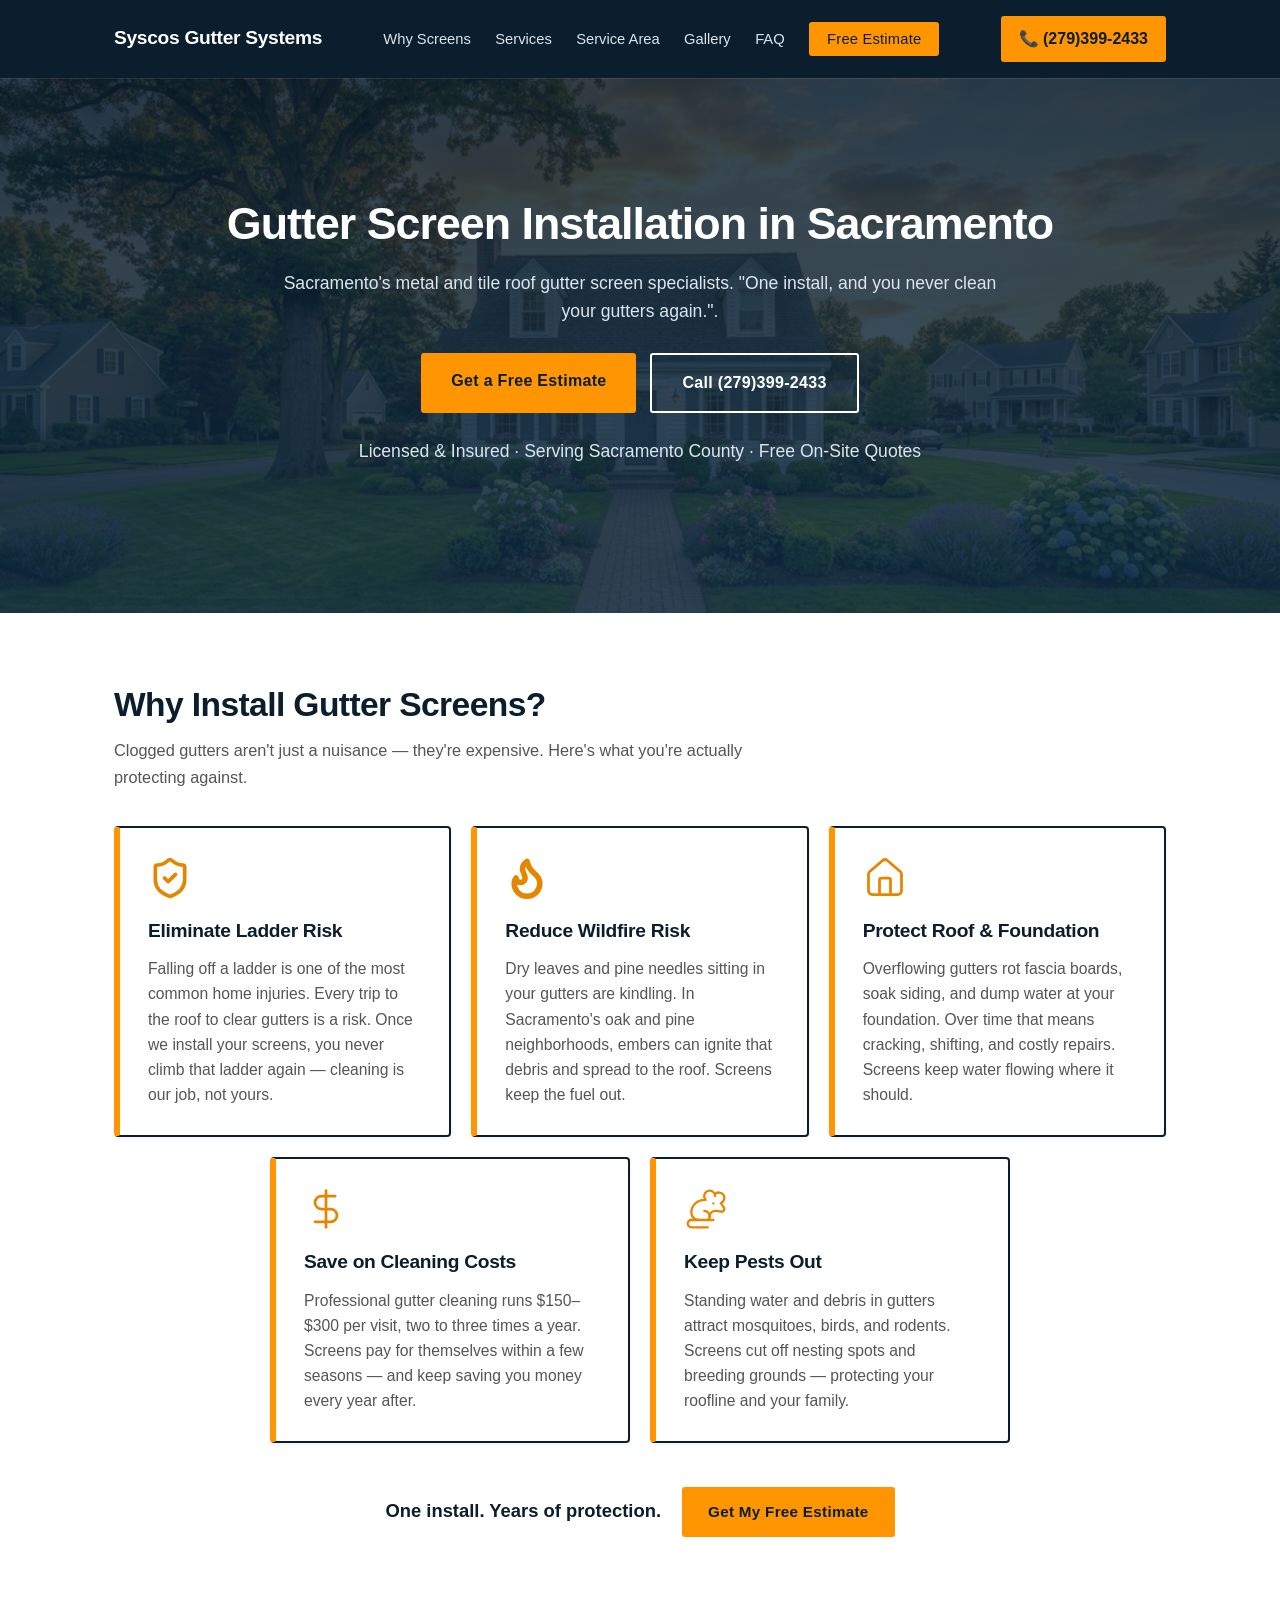
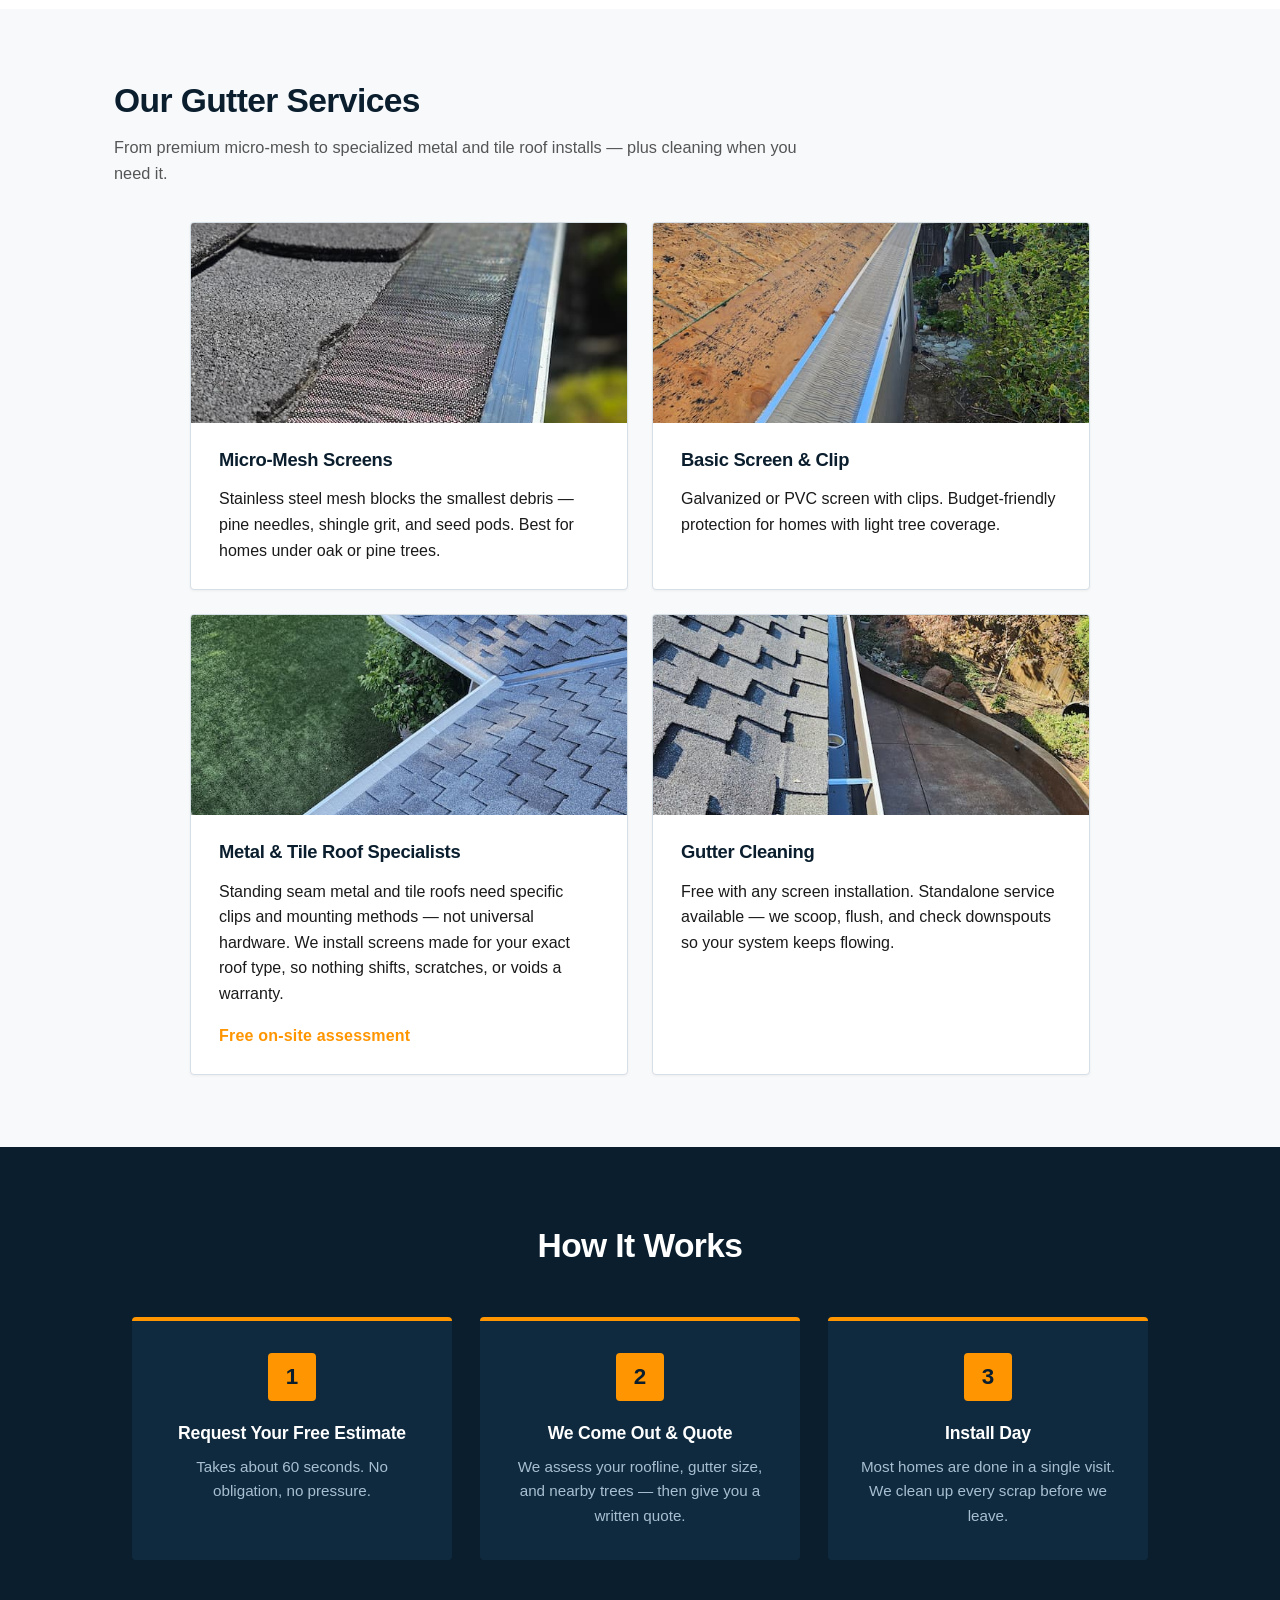
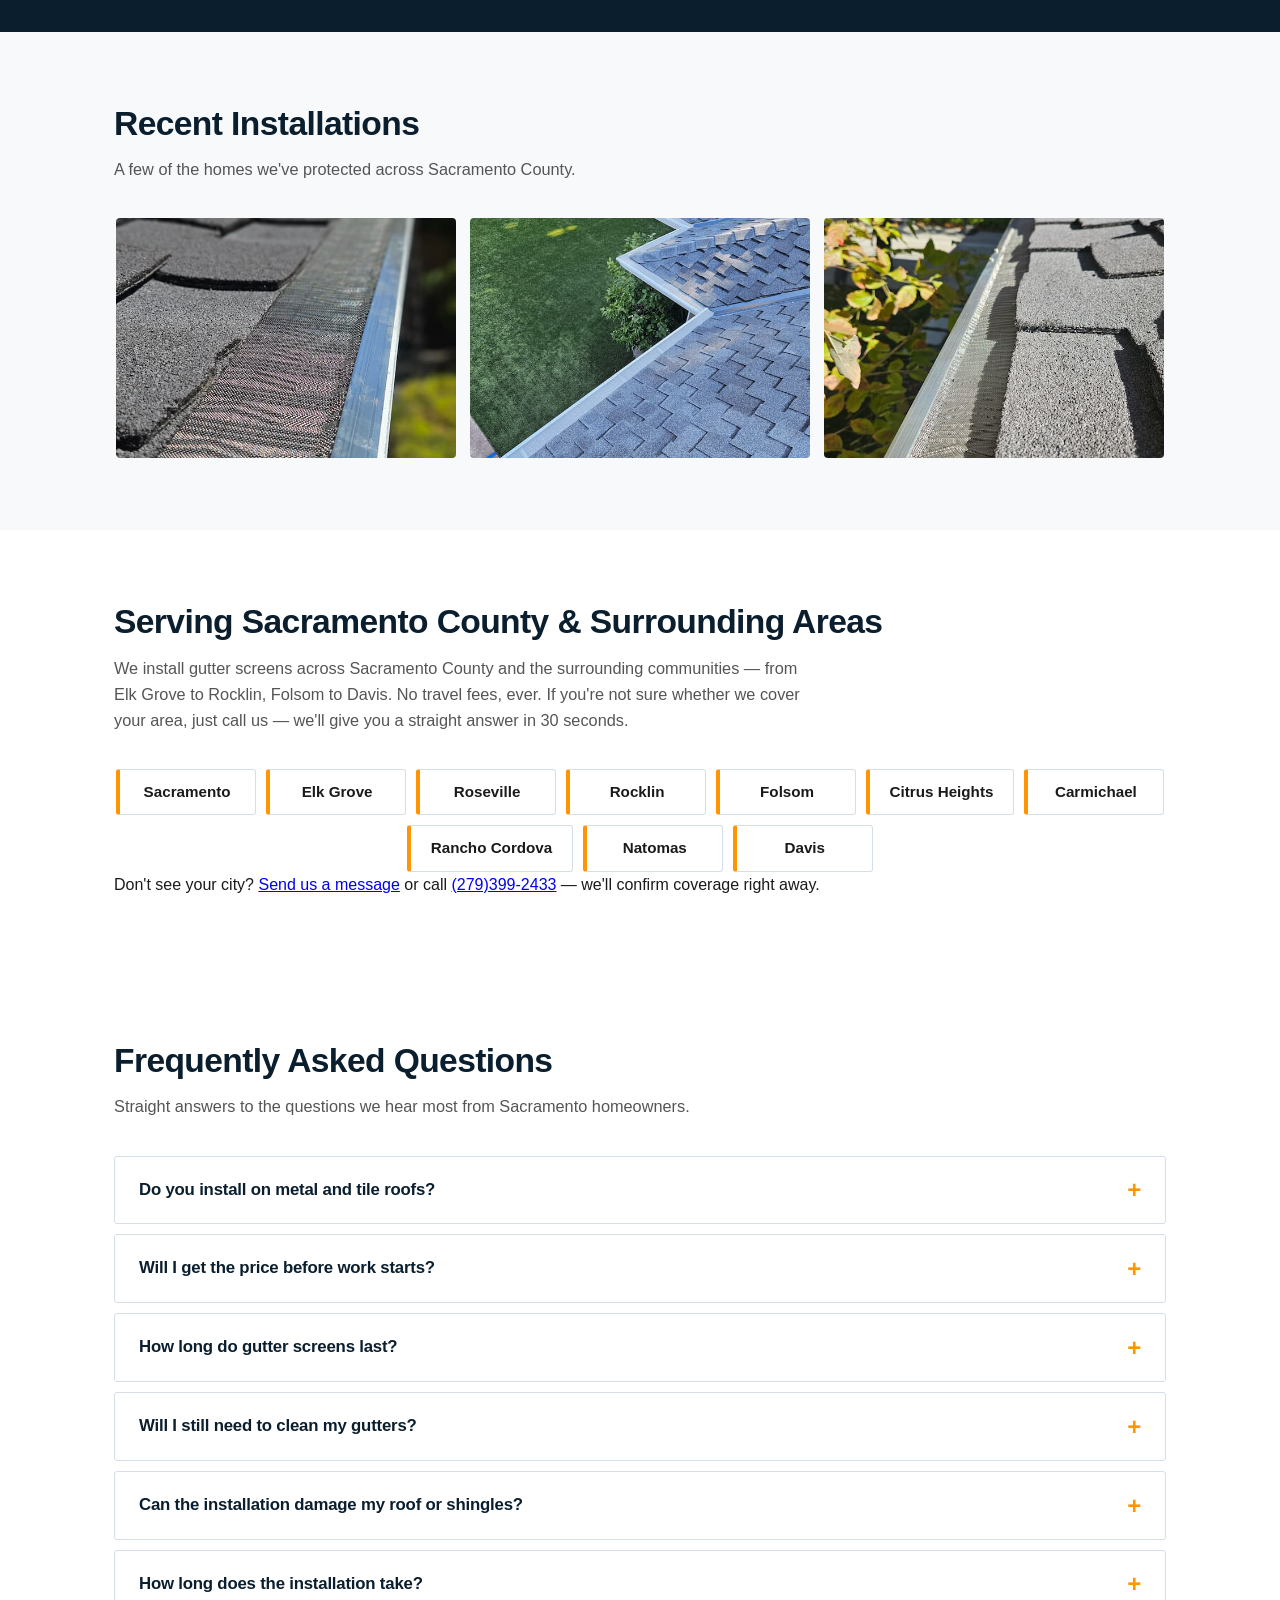
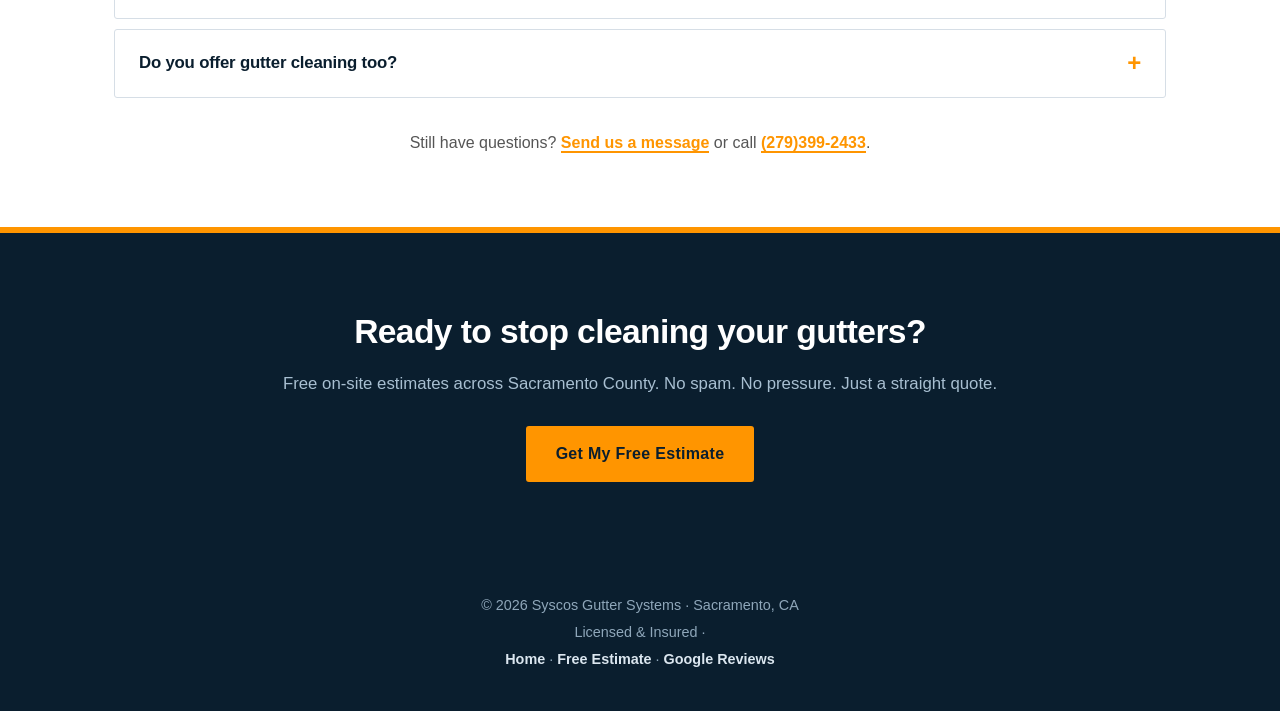
<file: index.html>
<!DOCTYPE html>
<html lang="en">
<head>
  <meta charset="UTF-8">
  <meta name="viewport" content="width=device-width, initial-scale=1.0">

  <title>Gutter Screen Installation Sacramento | Metal &amp; Tile Roof Specialists | Syscos</title>
  <meta name="description" content="Syscos Gutter Systems installs gutter screens on metal and tile roofs across Sacramento, Elk Grove, Roseville &amp; surrounding areas. Plus professional gutter cleaning. Free on-site estimates.">
  <meta name="keywords" content="gutter screens Sacramento, metal roof gutter screens, tile roof gutter guards, gutter screen installation, leaf guard Sacramento, gutter cleaning Sacramento">
  <meta name="author" content="Syscos Gutter Systems">
  <meta name="robots" content="index, follow">
  <link rel="canonical" href="https://syscosguttersystems.com/">

  <meta property="og:type" content="website">
  <meta property="og:title" content="Gutter Screen Installation Sacramento | Syscos Gutter Systems">
  <meta property="og:description" content="Metal &amp; tile roof gutter screen specialists in Sacramento. One install, never clean your gutters again. Free estimates.">
  <meta property="og:url" content="https://syscosguttersystems.com/">
  <meta property="og:image" content="https://syscosguttersystems.com/images/hero.jpg">
  <meta property="og:site_name" content="Syscos Gutter Systems">
  <meta property="og:locale" content="en_US">

  <meta name="twitter:card" content="summary_large_image">
  <meta name="twitter:title" content="Gutter Screen Installation Sacramento | Syscos Gutter Systems">
  <meta name="twitter:description" content="Metal &amp; tile roof gutter screen specialists. Free on-site estimates.">
  <meta name="twitter:image" content="https://syscosguttersystems.com/images/hero.jpg">

  <meta name="geo.region" content="US-CA">
  <meta name="geo.placename" content="Sacramento">
  <meta name="geo.position" content="38.5816;-121.4944">
  <meta name="ICBM" content="38.5816, -121.4944">

  <link rel="icon" type="image/png" href="images/favicon.png">
  <link rel="stylesheet" href="style.css">

  <!-- LocalBusiness + Service schema -->
  <script type="application/ld+json">
  {
    "@context": "https://schema.org",
    "@type": "LocalBusiness",
    "@id": "https://syscosguttersystems.com/#business",
    "name": "Syscos Gutter Systems",
    "description": "Gutter screen installation and gutter cleaning serving Sacramento, Elk Grove, Roseville, Rocklin, Folsom, and surrounding areas. Metal and tile roof specialists.",
    "url": "https://syscosguttersystems.com/",
    "telephone": "+1-(279)399-2433",
    "email": "info@syscosguttersystems.com",
    "image": "https://syscosguttersystems.com/images/hero.jpg",
    "priceRange": "$$",
    "address": {
      "@type": "PostalAddress",
      "streetAddress": "PLACEHOLDER ADDRESS",
      "addressLocality": "Sacramento",
      "addressRegion": "CA",
      "postalCode": "95814",
      "addressCountry": "US"
    },
    "geo": {
      "@type": "GeoCoordinates",
      "latitude": 38.5816,
      "longitude": -121.4944
    },
    "areaServed": [
      { "@type": "City", "name": "Sacramento" },
      { "@type": "City", "name": "Elk Grove" },
      { "@type": "City", "name": "Roseville" },
      { "@type": "City", "name": "Rocklin" },
      { "@type": "City", "name": "Folsom" },
      { "@type": "City", "name": "Citrus Heights" },
      { "@type": "City", "name": "Carmichael" },
      { "@type": "City", "name": "Rancho Cordova" },
      { "@type": "City", "name": "Davis" }
    ],
    "openingHoursSpecification": [
      {
        "@type": "OpeningHoursSpecification",
        "dayOfWeek": ["Monday", "Tuesday", "Wednesday", "Thursday", "Friday", "Saturday"],
        "opens": "08:00",
        "closes": "18:00"
      }
    ],
    "hasOfferCatalog": {
      "@type": "OfferCatalog",
      "name": "Gutter Services",
      "itemListElement": [
        {
          "@type": "Offer",
          "itemOffered": {
            "@type": "Service",
            "name": "Micro-Mesh Gutter Screens",
            "description": "Stainless steel micro-mesh gutter screens for heavy tree coverage."
          }
        },
        {
          "@type": "Offer",
          "itemOffered": {
            "@type": "Service",
            "name": "Metal & Tile Roof Gutter Screens",
            "description": "Specialized gutter screen installation for metal and tile roofs."
          }
        },
        {
          "@type": "Offer",
          "itemOffered": {
            "@type": "Service",
            "name": "Gutter Cleaning",
            "description": "Professional gutter cleaning, free with screen installation."
          }
        }
      ]
    }
  }
  </script>

  <!-- FAQ schema -->
  <script type="application/ld+json">
  {
    "@context": "https://schema.org",
    "@type": "FAQPage",
    "mainEntity": [
      {
        "@type": "Question",
        "name": "Do you install on metal and tile roofs?",
        "acceptedAnswer": {
          "@type": "Answer",
          "text": "Yes — metal and tile roofs are our specialty. Standing seam metal and tile roofs need specific clips and mounting methods, not universal hardware. We install screens made for your exact roof type, so nothing shifts, scratches, or voids a warranty. We also install on composition shingle and flat roofs."
        }
      },
      {
        "@type": "Question",
        "name": "How much do gutter screens cost in Sacramento?",
        "acceptedAnswer": {
          "@type": "Answer",
          "text": "Most homes fall between $1,100 and $3,600 total. Basic screen-and-clip runs about $5.50 per linear foot, aluminum guards about $10, and premium micro-mesh about $18. Your on-site quote gives you an exact number."
        }
      },
      {
        "@type": "Question",
        "name": "Will I get the price before work starts?",
        "acceptedAnswer": {
          "@type": "Answer",
          "text": "Yes, always. We give you a written quote on-site before any work begins. If something changes during the job, we stop and talk to you first."
        }
      },
      {
        "@type": "Question",
        "name": "How long do gutter screens last?",
        "acceptedAnswer": {
          "@type": "Answer",
          "text": "Aluminum and stainless micro-mesh screens typically last 15–25 years. Budget screen-and-clip options last around 5–10 years. We use materials rated for Sacramento's heat and sun."
        }
      },
      {
        "@type": "Question",
        "name": "Will I still need to clean my gutters?",
        "acceptedAnswer": {
          "@type": "Answer",
          "text": "You'll never have to scoop leaves out again. You may occasionally need to rinse the top of the screens with a hose — a 15-minute job from the ground, not a ladder-and-bucket afternoon."
        }
      },
      {
        "@type": "Question",
        "name": "Can the installation damage my roof or shingles?",
        "acceptedAnswer": {
          "@type": "Answer",
          "text": "No. Screens attach to the gutter itself using clips, screws, or hidden hangers. Your roof and its warranty stay untouched. On metal and tile roofs we use clips designed specifically for those surfaces."
        }
      },
      {
        "@type": "Question",
        "name": "How long does the installation take?",
        "acceptedAnswer": {
          "@type": "Answer",
          "text": "Most single-family homes are done in a single day. Larger homes or complex rooflines might take two. We clean up every scrap before we leave."
        }
      },
      {
        "@type": "Question",
        "name": "Do you offer gutter cleaning too?",
        "acceptedAnswer": {
          "@type": "Answer",
          "text": "Yes. We clean gutters as a standalone service, and it's included at no extra charge when we install new screens. If you're not ready for screens yet, we can keep your existing gutters clear — scooping, flushing, and checking downspouts."
        }
      }
    ]
  }
  </script>
</head>
<body>

  <!-- ===== HEADER ===== -->
  <header class="site-header">
    <div class="container header-inner">
      <a href="index.html" class="logo">Syscos Gutter Systems</a>
      <nav class="nav">
        <a href="#why">Why Screens</a>
        <a href="#services">Services</a>
        <a href="#areas">Service Area</a>
        <a href="#gallery">Gallery</a>
        <a href="#faq">FAQ</a>
        <a href="estimate.html" class="btn-nav">Free Estimate</a>
      </nav>
      <!-- PHONE: replace with real number -->
      <a href="tel:+12793992433" class="phone-btn">📞 (279)399-2433</a>
    </div>
  </header>

  <!-- ===== HERO ===== -->
  <section class="hero">
    <div class="container hero-content">
      <h1>Gutter Screen Installation in Sacramento</h1>
      <p>Sacramento's metal and tile roof gutter screen specialists. "One install, and you never clean your gutters again.".</p>
      <div class="hero-cta">
        <a href="estimate.html" class="btn-primary">Get a Free Estimate</a>
        <!-- PHONE: replace with real number -->
        <a href="tel:+12793992433" class="btn-secondary">Call (279)399-2433</a>
      </div>
      <p class="trust-line">Licensed &amp; Insured · Serving Sacramento County · Free On-Site Quotes</p>
    </div>
  </section>

  <!-- ===== TRUST BAR ===== -->
  <!--
  <section class="trust-bar">
    <div class="container trust-bar-inner">
      <div class="trust-item">✅ Licensed &amp; Insured</div>
      <div class="trust-item">⭐ 5-Star Rated on Google</div>
      <div class="trust-item">🏠 100+ Homes Protected</div>
      <div class="trust-item">🛡️ 5-Year Workmanship Warranty</div>
    </div>
  </section>
-->

  <!-- ===== WHY SCREENS (moved up) ===== -->
  <section id="why" class="section">
    <div class="container">
      <h2>Why Install Gutter Screens?</h2>
      <p class="section-intro">Clogged gutters aren't just a nuisance — they're expensive. Here's what you're actually protecting against.</p>

      <div class="why-grid">

        <div class="why-card">
          <div class="why-icon">
  <img src="images/icon-safety.svg" alt="" width="44" height="44">
</div>
          <h3>Eliminate Ladder Risk</h3>
<p>Falling off a ladder is one of the most common home injuries. Every trip to the roof to clear gutters is a risk. Once we install your screens, you never climb that ladder again — cleaning is our job, not yours.</p>
        </div>

        <div class="why-card">
          <div class="why-icon">
  <img src="images/icon-fire.svg" alt="" width="44" height="44">
</div>
          <h3>Reduce Wildfire Risk</h3>
          <p>Dry leaves and pine needles sitting in your gutters are kindling. In Sacramento's oak and pine neighborhoods, embers can ignite that debris and spread to the roof. Screens keep the fuel out.</p>
        </div>

        <div class="why-card">
          <div class="why-icon">
  <img src="images/icon-home.svg" alt="" width="44" height="44">
</div>
          <h3>Protect Roof &amp; Foundation</h3>
          <p>Overflowing gutters rot fascia boards, soak siding, and dump water at your foundation. Over time that means cracking, shifting, and costly repairs. Screens keep water flowing where it should.</p>
        </div>

        <div class="why-card">
         <div class="why-icon">
  <img src="images/icon-money.svg" alt="" width="44" height="44">
</div>
          <h3>Save on Cleaning Costs</h3>
          <p>Professional gutter cleaning runs $150–$300 per visit, two to three times a year. Screens pay for themselves within a few seasons — and keep saving you money every year after.</p>
        </div>

        <div class="why-card">
          <div class="why-icon">
  <img src="images/icon-pests.svg" alt="" width="44" height="44">
</div>
          <h3>Keep Pests Out</h3>
          <p>Standing water and debris in gutters attract mosquitoes, birds, and rodents. Screens cut off nesting spots and breeding grounds — protecting your roofline and your family.</p>
        </div>

      </div>

      <p class="why-closer">
        One install. Years of protection.
        <a href="estimate.html" class="btn-primary why-cta">Get My Free Estimate</a>
      </p>
    </div>
  </section>

  <!-- ===== SERVICES ===== -->
  <section id="services" class="section alt">
    <div class="container">
      <h2>Our Gutter Services</h2>
      <p class="section-intro">From premium micro-mesh to specialized metal and tile roof installs — plus cleaning when you need it.</p>

      <div class="cards">

        <div class="card">
          <div class="card-image">
            <img src="images/install-1.jpg" alt="Micro-mesh gutter screen installation on a Sacramento home">
          </div>
          <h3>Micro-Mesh Screens</h3>
          <p>Stainless steel mesh blocks the smallest debris — pine needles, shingle grit, and seed pods. Best for homes under oak or pine trees.</p>
          <!-- PRICE: adjust to your real rate -->
          <p class="price"></p>
        </div>



        <div class="card">
          <div class="card-image">
            <img src="images/install-3.jpg" alt="Basic gutter screen and clip installation in Sacramento">
          </div>
          <h3>Basic Screen &amp; Clip</h3>
          <p>Galvanized or PVC screen with clips. Budget-friendly protection for homes with light tree coverage.</p>
          <p class="price"></p>
        </div>

        <div class="card">
          <div class="card-image">
            <img src="images/install-4.jpg" alt="Metal and tile roof gutter screen installation in Sacramento">
          </div>
          <h3>Metal &amp; Tile Roof Specialists</h3>
          <p>Standing seam metal and tile roofs need specific clips and mounting methods — not universal hardware. We install screens made for your exact roof type, so nothing shifts, scratches, or voids a warranty.</p>
          <p class="price">Free on-site assessment</p>
        </div>

        <div class="card">
          <div class="card-image">
            <img src="images/cleaning.jpg" alt="Professional gutter cleaning in Sacramento">
          </div>
          <h3>Gutter Cleaning</h3>
          <p>Free with any screen installation. Standalone service available — we scoop, flush, and check downspouts so your system keeps flowing.</p>
          <!-- PRICE: adjust to your real rate -->
          <p class="price"></p>
        </div>

      </div>
    </div>
  </section>

  <!-- ===== 3 SIMPLE STEPS ===== -->
  <section class="steps-band">
    <div class="container">
      <h2>How It Works</h2>
      <div class="steps-grid">
        <div class="step">
          <div class="step-number">1</div>
          <h3>Request Your Free Estimate</h3>
          <p>Takes about 60 seconds. No obligation, no pressure.</p>
        </div>
        <div class="step">
          <div class="step-number">2</div>
          <h3>We Come Out &amp; Quote</h3>
          <p>We assess your roofline, gutter size, and nearby trees — then give you a written quote.</p>
        </div>
        <div class="step">
          <div class="step-number">3</div>
          <h3>Install Day</h3>
          <p>Most homes are done in a single visit. We clean up every scrap before we leave.</p>
        </div>
      </div>
    </div>
  </section>

  <!-- ===== GALLERY ===== -->
  <section id="gallery" class="section alt">
    <div class="container">
      <h2>Recent Installations</h2>
      <p class="section-intro">A few of the homes we've protected across Sacramento County.</p>
      <div class="gallery-grid">
        <div class="gallery-item">
          <img src="images/install-1.jpg" alt="Gutter screen installation on a Sacramento home">
        </div>
        <div class="gallery-item">
          <img src="images/install-4.jpg" alt="Two-story home with new gutter screens in Roseville">
        </div>
          <div class="gallery-item">
    <img src="images/install-5.jpg" alt="Metal roof gutter screen installation in Sacramento">
  </div>
</div>
  </section>

  <!-- ===== SERVICE AREA ===== -->
  <section id="areas" class="section">
  <div class="container">
    <h2>Serving Sacramento County &amp; Surrounding Areas</h2>
    <p class="section-intro">
      We install gutter screens across Sacramento County and the surrounding communities — from Elk Grove to Rocklin, Folsom to Davis. No travel fees, ever. If you're not sure whether we cover your area, just call us — we'll give you a straight answer in 30 seconds.
    </p>

    <ul class="area-list">
      <li>Sacramento</li>
      <li>Elk Grove</li>
      <li>Roseville</li>
      <li>Rocklin</li>
      <li>Folsom</li>
      <li>Citrus Heights</li>
      <li>Carmichael</li>
      <li>Rancho Cordova</li>
      <li>Natomas</li>
      <li>Davis</li>
    </ul>

    <p class="area-closer">
      Don't see your city? <a href="estimate.html">Send us a message</a> or call <a href="tel:+1279399-2433">(279)399-2433</a> — we'll confirm coverage right away.
    </p>
  </div>
  </section>

  <!-- ===== TESTIMONIALS ===== -->
  <!--
  <section id="testimonials" class="section alt">
    <div class="container">
      <h2>What Sacramento Homeowners Say</h2>
      <p class="section-intro">Real feedback from customers across the region.</p>
      <div class="testimonial-grid">

        <div class="testimonial">
          <p class="stars">★★★★★</p>
          <p class="quote">"[Placeholder — replace with a real customer review.]"</p>
          <p class="reviewer">— Customer Name, Neighborhood</p>
        </div>

        <div class="testimonial">
          <p class="stars">★★★★★</p>
          <p class="quote">"[Placeholder — replace with a real customer review.]"</p>
          <p class="reviewer">— Customer Name, Neighborhood</p>
        </div>

        <div class="testimonial">
          <p class="stars">★★★★★</p>
          <p class="quote">"[Placeholder — replace with a real customer review.]"</p>
          <p class="reviewer">— Customer Name, Neighborhood</p>
        </div>

      </div>
    </div>
  </section>
-->

  <!-- ===== FAQ ===== -->
  <section id="faq" class="section">
    <div class="container">
      <h2>Frequently Asked Questions</h2>
      <p class="section-intro">Straight answers to the questions we hear most from Sacramento homeowners.</p>

      <div class="faq-list">
        <details class="faq-item">
          <summary>Do you install on metal and tile roofs?</summary>
          <p>Yes — metal and tile roofs are our specialty. Standing seam metal and tile roofs need specific clips and mounting methods, not universal hardware. We install screens made for your exact roof type, so nothing shifts, scratches, or voids a warranty. We also install on composition shingle and flat roofs.</p>
        </details>
               <details class="faq-item">
          <summary>Will I get the price before work starts?</summary>
          <p>Yes, always. We give you a written quote on-site before any work begins. If something changes during the job, we stop and talk to you first.</p>
        </details>
        <details class="faq-item">
          <summary>How long do gutter screens last?</summary>
          <p>Aluminum and stainless micro-mesh screens typically last 15–25 years. Budget screen-and-clip options last around 5–10 years. We use materials rated for Sacramento's heat and sun.</p>
        </details>
        <details class="faq-item">
          <summary>Will I still need to clean my gutters?</summary>
          <p>You'll never have to scoop leaves out again. You may occasionally need to rinse the top of the screens with a hose — a 15-minute job from the ground, not a ladder-and-bucket afternoon.</p>
        </details>
        <details class="faq-item">
          <summary>Can the installation damage my roof or shingles?</summary>
          <p>No. Screens attach to the gutter itself using clips, screws, or hidden hangers. Your roof and its warranty stay untouched. On metal and tile roofs we use clips designed specifically for those surfaces.</p>
        </details>
        <details class="faq-item">
          <summary>How long does the installation take?</summary>
          <p>Most single-family homes are done in a single day. Larger homes or complex rooflines might take two. We clean up every scrap before we leave.</p>
        </details>
        <details class="faq-item">
          <summary>Do you offer gutter cleaning too?</summary>
          <p>Yes. We clean gutters as a standalone service, and it's included at no extra charge when we install new screens. If you're not ready for screens yet, we can keep your existing gutters clear — scooping, flushing, and checking downspouts.</p>
        </details>
      </div>

      <p class="faq-closer">
        Still have questions? <a href="estimate.html">Send us a message</a> or call <a href="tel:+12793992433">(279)399-2433</a>.
      </p>
    </div>
  </section>

  <!-- ===== CTA BAND ===== -->
  <section class="cta-band">
    <div class="container">
      <h2>Ready to stop cleaning your gutters?</h2>
      <p>Free on-site estimates across Sacramento County. No spam. No pressure. Just a straight quote.</p>
      <a href="estimate.html" class="btn-primary">Get My Free Estimate</a>
    </div>
  </section>

  <!-- ===== FOOTER ===== -->
  <footer class="site-footer">
    <div class="container">
      <p>&copy; 2026 Syscos Gutter Systems · Sacramento, CA</p>
      <p>Licensed &amp; Insured · </p>
      <p class="footer-links">
        <a href="index.html">Home</a> ·
        <a href="estimate.html">Free Estimate</a> ·
        <!-- Replace with real Google Business Profile URL when ready -->
        <a href="#" target="_blank" rel="noopener">Google Reviews</a>
      </p>
    </div>
  </footer>

  <!-- ===== STICKY MOBILE CALL BAR ===== -->
  <div class="mobile-call-bar" id="mobileCallBar">
    <!-- PHONE: replace with real number -->
    <a href="tel:+12793992433" class="call-btn">📞 Call Now</a>
    <a href="estimate.html" class="estimate-btn">Get Estimate</a>
  </div>

  <script src="script.js"></script>

  <!-- ===== ANALYTICS PLACEHOLDER =====
       When ready, paste your Google Analytics snippet here and uncomment.
       <script async src="https://www.googletagmanager.com/gtag/js?id=G-XXXXXXXXXX"></script>
       <script>
         window.dataLayer = window.dataLayer || [];
         function gtag(){dataLayer.push(arguments);}
         gtag('js', new Date());
         gtag('config', 'G-XXXXXXXXXX');
       </script>
  -->
</body>
</html>
</file>
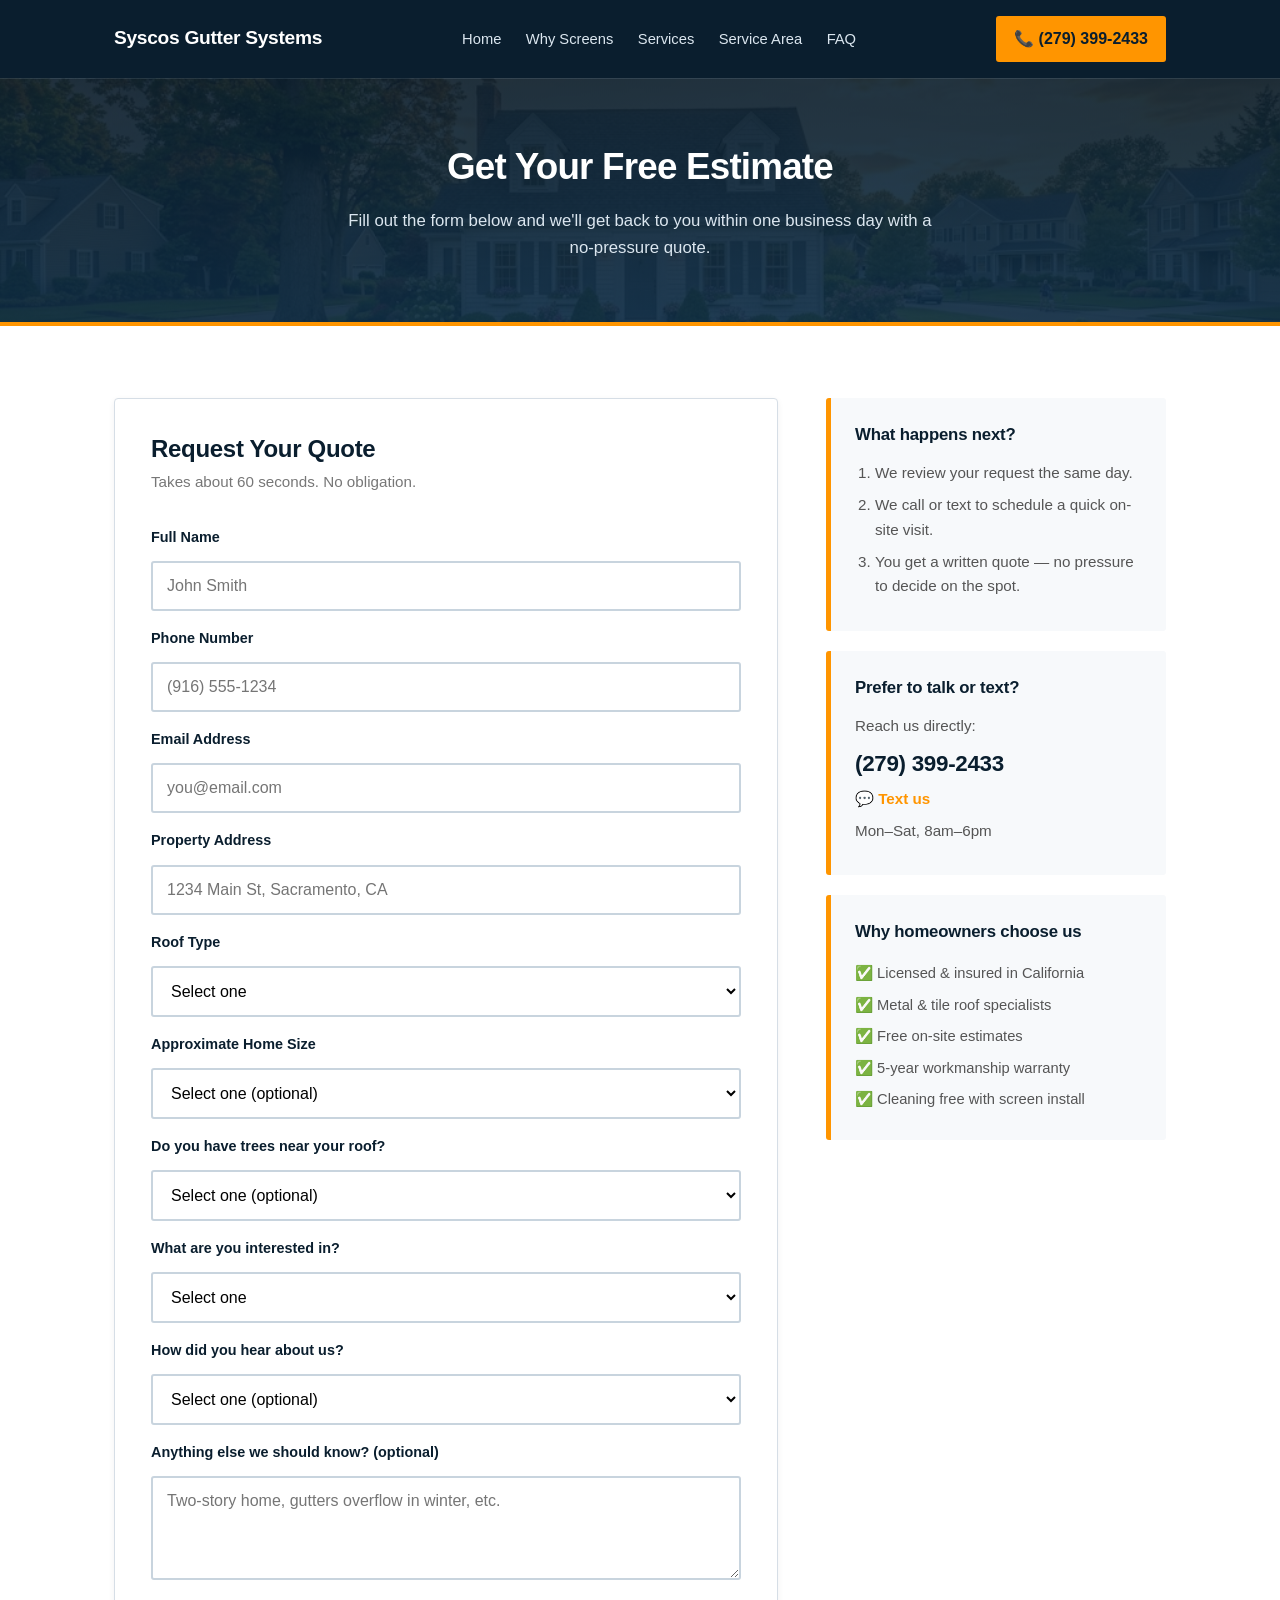
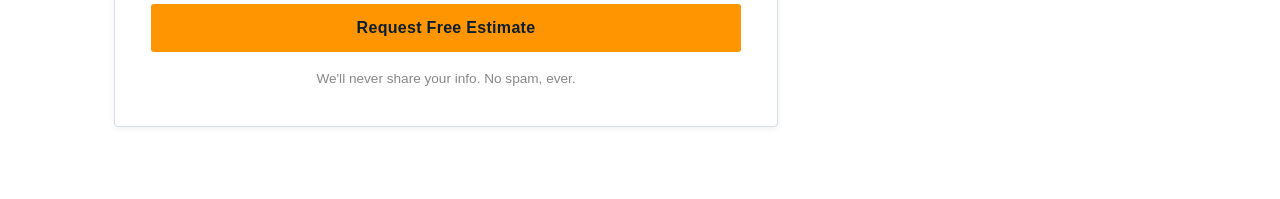
<file: estimate.html>
<!DOCTYPE html>
<html lang="en">
<head>
  <meta charset="UTF-8">
  <meta name="viewport" content="width=device-width, initial-scale=1.0">

  <title>Get a Free Gutter Screen Estimate | Syscos Gutter Systems Sacramento</title>
  <meta name="description" content="Request a free on-site gutter screen estimate from Syscos Gutter Systems. Metal &amp; tile roof specialists serving Sacramento, Elk Grove, Roseville &amp; surrounding areas.">
  <meta name="keywords" content="free gutter screen estimate Sacramento, gutter guard quote, gutter cleaning quote">
  <meta name="robots" content="index, follow">
  <link rel="canonical" href="https://syscosguttersystems.com/estimate.html">

  <meta property="og:type" content="website">
  <meta property="og:title" content="Get a Free Gutter Screen Estimate | Syscos Gutter Systems">
  <meta property="og:description" content="Free on-site gutter screen estimates across Sacramento County. No pressure, no obligation.">
  <meta property="og:url" content="https://syscosguttersystems.com/estimate.html">
  <meta property="og:image" content="https://syscosguttersystems.com/images/hero.jpg">
  <meta property="og:site_name" content="Syscos Gutter Systems">

  <meta name="twitter:card" content="summary_large_image">

  <link rel="icon" type="image/png" href="images/favicon.png">
  <link rel="stylesheet" href="style.css">

  <script type="application/ld+json">
  {
    "@context": "https://schema.org",
    "@type": "ContactPage",
    "name": "Get a Free Estimate — Syscos Gutter Systems",
    "url": "https://syscosguttersystems.com/estimate.html",
    "description": "Request a free on-site gutter screen estimate from Syscos Gutter Systems in Sacramento, CA.",
    "mainEntity": {
      "@type": "LocalBusiness",
      "@id": "https://syscosguttersystems.com/#business",
      "name": "Syscos Gutter Systems",
      "telephone": "+1-279-399-2433",
      "url": "https://syscosguttersystems.com/"
    }
  }
  </script>
</head>
<body>

  <header class="site-header">
    <div class="container header-inner">
      <a href="index.html" class="logo">Syscos Gutter Systems</a>
      <nav class="nav">
        <a href="index.html">Home</a>
        <a href="index.html#why">Why Screens</a>
        <a href="index.html#services">Services</a>
        <a href="index.html#areas">Service Area</a>
        <a href="index.html#faq">FAQ</a>
      </nav>
      <!-- PHONE: replace with real number -->
      <a href="tel:+19165551234" class="phone-btn">📞 (279) 399-2433</a>
    </div>
  </header>

  <section class="estimate-hero">
    <div class="container">
      <h1>Get Your Free Estimate</h1>
      <p>Fill out the form below and we'll get back to you within one business day with a no-pressure quote.</p>
    </div>
  </section>

  <section class="section">
    <div class="container estimate-layout">

      <div class="estimate-form-wrap">
        <h2>Request Your Quote</h2>
        <p class="estimate-note">Takes about 60 seconds. No obligation.</p>

        <!-- FORMSPREE: replace YOUR_FORM_ID with your real form endpoint -->
        <form class="quote-form" action="https://formspree.io/f/mqperjdk" method="POST">

          <input type="hidden" name="_subject" value="New Estimate Request — Syscos Gutter Systems">
          <input type="hidden" name="_source" value="estimate-page">
<input type="hidden" name="_next" value="https://syscosguttersystems.com/thank-you.html">

          <label for="name">Full Name</label>
          <input type="text" id="name" name="name" placeholder="John Smith" required autocomplete="name">

          <label for="phone">Phone Number</label>
          <input type="tel" id="phone" name="phone" placeholder="(916) 555-1234" required autocomplete="tel">

          <label for="email">Email Address</label>
          <input type="email" id="email" name="email" placeholder="you@email.com" required autocomplete="email">

          <label for="address">Property Address</label>
          <input type="text" id="address" name="address" placeholder="1234 Main St, Sacramento, CA" required autocomplete="street-address">

          <label for="roof-type">Roof Type</label>
          <select id="roof-type" name="roof-type">
            <option value="">Select one</option>
            <option value="composition-shingle">Composition Shingle</option>
            <option value="metal">Metal</option>
            <option value="tile">Tile</option>
            <option value="flat">Flat</option>
            <option value="other">Other / Not sure</option>
          </select>

          <label for="home-size">Approximate Home Size</label>
          <select id="home-size" name="home-size">
            <option value="">Select one (optional)</option>
            <option value="under-1500">Under 1,500 sq ft</option>
            <option value="1500-2500">1,500 – 2,500 sq ft</option>
            <option value="2500-3500">2,500 – 3,500 sq ft</option>
            <option value="over-3500">Over 3,500 sq ft</option>
          </select>

          <label for="trees">Do you have trees near your roof?</label>
          <select id="trees" name="trees">
            <option value="">Select one (optional)</option>
            <option value="none">No trees near the roof</option>
            <option value="few">A few small trees</option>
            <option value="several">Several trees</option>
            <option value="heavy">Heavy tree coverage (oaks, pines)</option>
          </select>

          <label for="service">What are you interested in?</label>
          <select id="service" name="service">
            <option value="">Select one</option>
            <option value="screens">Gutter screen installation</option>
            <option value="cleaning">Gutter cleaning only</option>
            <option value="both">Both</option>
            <option value="not-sure">Not sure yet</option>
          </select>

          <label for="heard-about">How did you hear about us?</label>
          <select id="heard-about" name="heard-about">
            <option value="">Select one (optional)</option>
            <option value="google">Google search</option>
            <option value="referral">Friend or neighbor referral</option>
            <option value="nextdoor">Nextdoor</option>
            <option value="facebook">Facebook</option>
            <option value="drove-by">Drove by / saw a truck</option>
            <option value="other">Other</option>
          </select>

          <label for="message">Anything else we should know? (optional)</label>
          <textarea id="message" name="message" rows="4" placeholder="Two-story home, gutters overflow in winter, etc."></textarea>

          <button type="submit" class="btn-primary">Request Free Estimate</button>
          <p class="form-reassurance">We'll never share your info. No spam, ever.</p>
        </form>
      </div>

      <aside class="estimate-sidebar">

        <div class="sidebar-card">
          <h3>What happens next?</h3>
          <ol class="steps">
            <li>We review your request the same day.</li>
            <li>We call or text to schedule a quick on-site visit.</li>
            <li>You get a written quote — no pressure to decide on the spot.</li>
          </ol>
        </div>

        <div class="sidebar-card">
          <h3>Prefer to talk or text?</h3>
          <p>Reach us directly:</p>
          <!-- PHONE: replace with real number -->
          <a href="tel:+12793992433" class="sidebar-phone">(279) 399-2433</a>
          <a href="sms:+12793992433" class="sidebar-text">💬 Text us</a>
          <p class="sidebar-hours">Mon–Sat, 8am–6pm</p>
        </div>

        <div class="sidebar-card">
          <h3>Why homeowners choose us</h3>
          <ul class="sidebar-bullets">
            <li>✅ Licensed &amp; insured in California</li>
            <li>✅ Metal &amp; tile roof specialists</li>
            <li>✅ Free on-site estimates</li>
            <li>✅ 5-year workmanship warranty</li>
            <li>✅ Cleaning free with screen install</li>
          </ul>
        </div>
</file>
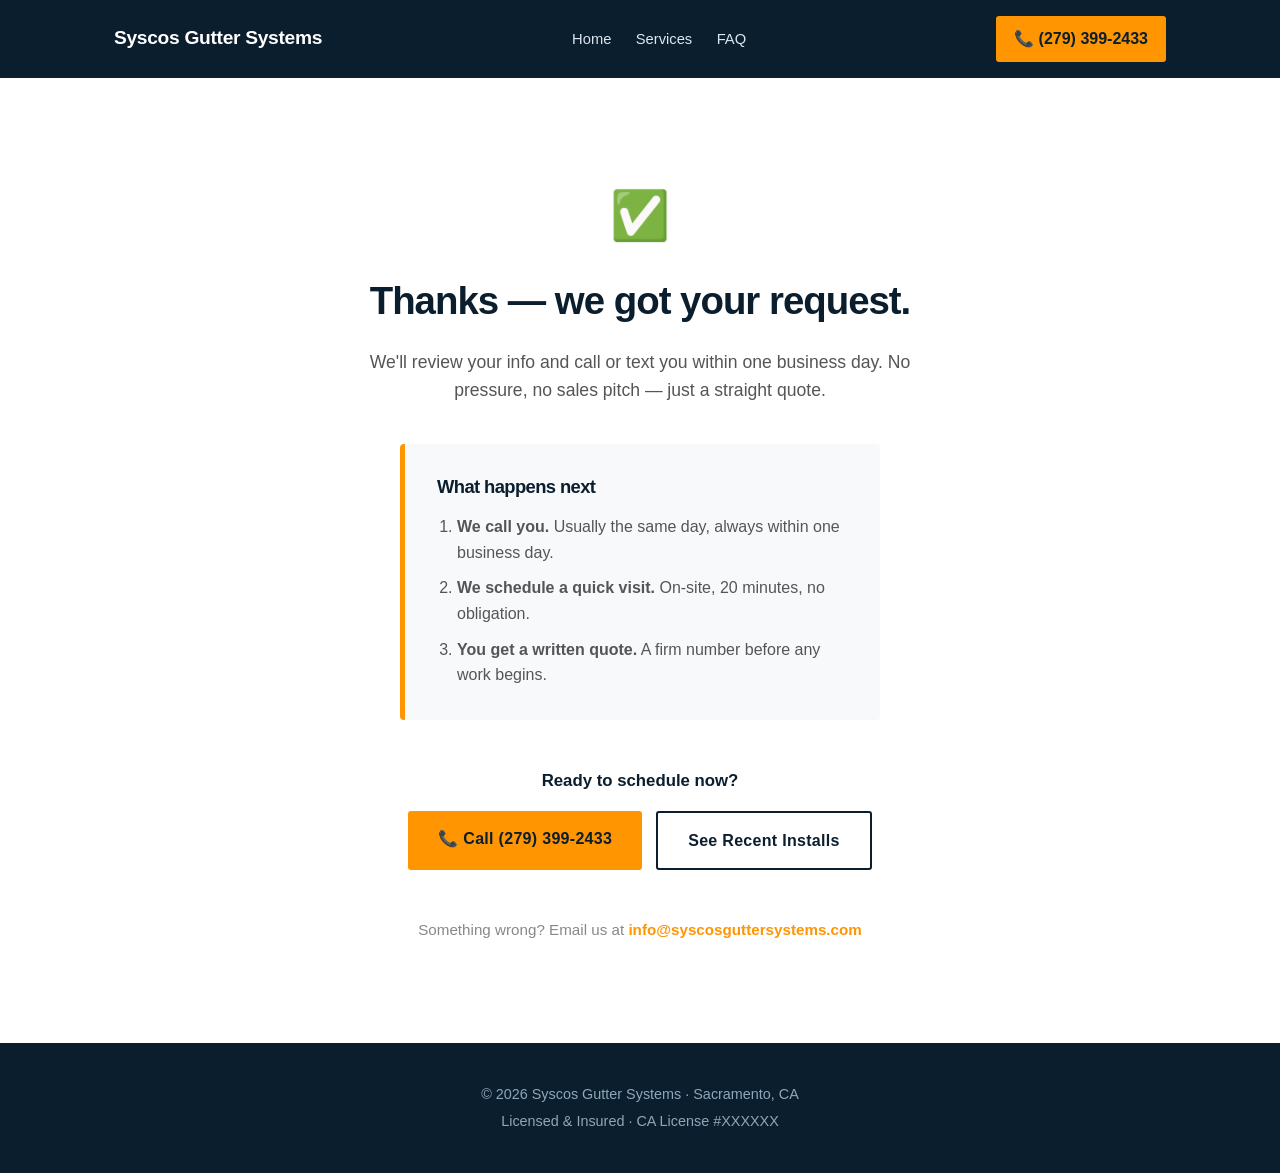
<file: thank-you.html>
<!DOCTYPE html>
<html lang="en">
<head>
  <meta charset="UTF-8">
  <meta name="viewport" content="width=device-width, initial-scale=1.0">

  <title>Thanks — We Got Your Request | Syscos Gutter Systems</title>
  <meta name="description" content="Your estimate request has been received. Syscos Gutter Systems will contact you within one business day.">
  <meta name="robots" content="noindex, follow">
  <link rel="canonical" href="https://syscosguttersystems.com/thank-you.html">

  <link rel="icon" type="image/png" href="images/favicon.png">
  <link rel="stylesheet" href="style.css">
</head>
<body>

  <header class="site-header">
    <div class="container header-inner">
      <a href="index.html" class="logo">Syscos Gutter Systems</a>
      <nav class="nav">
        <a href="index.html">Home</a>
        <a href="index.html#services">Services</a>
        <a href="index.html#faq">FAQ</a>
      </nav>
      <!-- PHONE: replace with real number -->
      <a href="tel:+12793992433" class="phone-btn">📞 (279) 399-2433</a>
    </div>
  </header>

  <section class="section" style="padding: 100px 0; text-align: center;">
    <div class="container">

      <div style="font-size: 3rem; margin-bottom: 16px;">✅</div>

      <h1 style="font-size: 2.4rem; color: #0a1e2e; font-weight: 800; letter-spacing: -1px; margin-bottom: 16px;">
        Thanks — we got your request.
      </h1>

      <p style="font-size: 1.1rem; color: #555; max-width: 600px; margin: 0 auto 40px;">
        We'll review your info and call or text you within one business day. No pressure, no sales pitch — just a straight quote.
      </p>

      <div style="max-width: 480px; margin: 0 auto 48px; text-align: left; background: #f7f9fb; padding: 32px; border-left: 5px solid #ff9500; border-radius: 4px;">
        <h2 style="font-size: 1.15rem; color: #0a1e2e; font-weight: 800; margin-bottom: 16px;">What happens next</h2>
        <ol style="padding-left: 20px; color: #555;">
          <li style="margin-bottom: 10px;"><strong>We call you.</strong> Usually the same day, always within one business day.</li>
          <li style="margin-bottom: 10px;"><strong>We schedule a quick visit.</strong> On-site, 20 minutes, no obligation.</li>
          <li><strong>You get a written quote.</strong> A firm number before any work begins.</li>
        </ol>
      </div>

      <p style="font-size: 1.05rem; color: #0a1e2e; font-weight: 700; margin-bottom: 16px;">
        Ready to schedule now?
      </p>
      <div style="display: flex; gap: 14px; justify-content: center; flex-wrap: wrap; margin-bottom: 48px;">
        <!-- PHONE: replace with real number -->
        <a href="tel:+12793992433" class="btn-primary">📞 Call (279) 399-2433</a>
        <a href="index.html#gallery" class="btn-secondary" style="color: #0a1e2e; border-color: #0a1e2e;">See Recent Installs</a>
      </div>

      <p style="font-size: 0.95rem; color: #888;">
        Something wrong? Email us at <a href="mailto:info@syscosguttersystems.com" style="color: #ff9500; font-weight: 600; text-decoration: none;">info@syscosguttersystems.com</a>
      </p>

    </div>
  </section>

  <footer class="site-footer">
    <div class="container">
      <p>&copy; 2026 Syscos Gutter Systems · Sacramento, CA</p>
      <p>Licensed &amp; Insured · CA License #XXXXXX</p>
    </div>
  </footer>

</body>
</html>
</file>
<file: style.css>
/* ============================================
   SYSCOS GUTTER SYSTEMS — Main Stylesheet
   Bold contractor treatment
   ============================================ */

/* --- Base Reset & Typography --- */
* {
  margin: 0;
  padding: 0;
  box-sizing: border-box;
}

body {
  font-family: -apple-system, BlinkMacSystemFont, "Segoe UI", Roboto, Arial, sans-serif;
  color: #1a1a1a;
  line-height: 1.6;
  padding-bottom: 0;
}

.container {
  max-width: 1100px;
  margin: 0 auto;
  padding: 0 24px;
}

img {
  max-width: 100%;
  display: block;
}

a {
  transition: all 0.15s ease;
}

/* --- Header --- */
.site-header {
  background: #0a1e2e;
  color: #fff;
  position: sticky;
  top: 0;
  z-index: 100;
  box-shadow: 0 1px 0 rgba(255,255,255,0.08);
}

.header-inner {
  display: flex;
  justify-content: space-between;
  align-items: center;
  padding: 16px 24px;
}

.logo {
  font-weight: 800;
  font-size: 1.2rem;
  color: #fff;
  text-decoration: none;
  letter-spacing: -0.3px;
}

.nav a {
  color: #dbe6ef;
  text-decoration: none;
  margin: 0 10px;
  font-size: 0.92rem;
  font-weight: 500;
}

.nav a:hover { color: #ff9500; }

.btn-nav {
  background: #ff9500;
  color: #0a1e2e !important;
  padding: 9px 18px;
  border-radius: 3px;
  font-weight: 800;
  letter-spacing: 0.2px;
}

.phone-btn {
  background: #ff9500;
  color: #0a1e2e;
  padding: 10px 18px;
  border-radius: 3px;
  font-weight: 800;
  text-decoration: none;
  white-space: nowrap;
}

/* --- Hero --- */
.hero {
  background-image:
    linear-gradient(rgba(10, 30, 46, 0.82), rgba(15, 45, 70, 0.82)),
    url('images/hero.jpg');
  background-size: cover;
  background-position: center;
  background-color: #0a1e2e;
  color: #fff;
  padding: 120px 0;
  text-align: center;
}

.hero h1 {
  font-size: 2.8rem;
  margin-bottom: 20px;
  line-height: 1.15;
  font-weight: 800;
  letter-spacing: -1px;
}

.hero p {
  font-size: 1.1rem;
  max-width: 720px;
  margin: 0 auto 28px;
  color: #dbe6ef;
}

.hero-cta {
  display: flex;
  gap: 14px;
  justify-content: center;
  flex-wrap: wrap;
  margin-bottom: 24px;
}

.trust-line {
  font-size: 0.9rem;
  color: #8fa7ba;
  font-weight: 500;
}

/* --- Buttons --- */
.btn-primary {
  background: #ff9500;
  color: #0a1e2e;
  padding: 15px 30px;
  border-radius: 3px;
  font-weight: 800;
  text-decoration: none;
  border: none;
  cursor: pointer;
  font-size: 1rem;
  display: inline-block;
  letter-spacing: 0.3px;
}

.btn-primary:hover { background: #e58600; }

.btn-secondary {
  background: transparent;
  color: #fff;
  padding: 15px 30px;
  border: 2px solid #fff;
  border-radius: 3px;
  font-weight: 800;
  text-decoration: none;
  display: inline-block;
  letter-spacing: 0.3px;
}

.btn-secondary:hover { background: #fff; color: #0a1e2e; }

/* --- Trust Bar --- */
.trust-bar {
  background: #05141f;
  color: #dbe6ef;
  padding: 16px 0;
  font-size: 0.88rem;
}

.trust-bar-inner {
  display: flex;
  flex-wrap: wrap;
  justify-content: center;
  gap: 12px 32px;
  text-align: center;
}

.trust-item {
  font-weight: 600;
  white-space: nowrap;
  letter-spacing: 0.2px;
}

/* --- Sections --- */
.section { padding: 72px 0; }
.section.alt { background: #f7f9fb; }

.section h2 {
  font-size: 2.1rem;
  margin-bottom: 12px;
  color: #0a1e2e;
  line-height: 1.2;
  font-weight: 800;
  letter-spacing: -0.6px;
}

.section-intro {
  color: #555;
  margin-bottom: 36px;
  max-width: 700px;
  font-size: 1.02rem;
}

/* --- Why Section --- */
.why-grid {
  display: flex;
  flex-wrap: wrap;
  justify-content: center;
  gap: 20px;
  margin-top: 32px;
}

.why-card {
  background: #fff;
  border: 2px solid #0a1e2e;
  border-left: 6px solid #ff9500;
  border-radius: 4px;
  padding: 28px;
  box-shadow: 0 2px 4px rgba(10, 30, 46, 0.06);
  flex: 1 1 300px;
  max-width: 360px;
  transition: transform 0.15s ease, box-shadow 0.15s ease;
}

.why-card:hover {
  transform: translateY(-3px);
  box-shadow: 0 8px 18px rgba(10, 30, 46, 0.14);
}

.why-icon {
  margin-bottom: 16px;
  line-height: 1;
  height: 44px;
  display: flex;
  align-items: center;
}

.why-icon img {
  width: 44px;
  height: 44px;
  display: block;
}

.why-card h3 {
  color: #0a1e2e;
  margin-bottom: 10px;
  font-size: 1.2rem;
  font-weight: 800;
  letter-spacing: -0.3px;
}

.why-card p {
  color: #555;
  font-size: 0.98rem;
}

.why-closer {
  margin-top: 44px;
  text-align: center;
  font-size: 1.15rem;
  font-weight: 700;
  color: #0a1e2e;
}

.why-cta {
  margin-left: 16px;
  font-size: 0.95rem;
  padding: 13px 26px;
}

/* --- Services Grid --- */
.cards {
  display: grid;
  grid-template-columns: repeat(2, 1fr);
  gap: 24px;
  max-width: 900px;
  margin: 0 auto;
}

.cards .card {
  width: 100%;
}

.card {
  background: #fff;
  border: 1px solid #d6dee6;
  border-radius: 4px;
  overflow: hidden;
  box-shadow: 0 1px 3px rgba(0,0,0,0.05);
  transition: transform 0.15s ease, box-shadow 0.15s ease;
}

.card:hover {
  transform: translateY(-2px);
  box-shadow: 0 6px 14px rgba(10, 30, 46, 0.1);
}

.card-image {
  height: 200px;
  background: #d8e0e8;
  overflow: hidden;
}

.card-image img {
  width: 100%;
  height: 100%;
  object-fit: cover;
}

.card h3,
.card p {
  padding: 0 28px;
}

.card h3 {
  color: #0a1e2e;
  margin-top: 22px;
  margin-bottom: 12px;
  font-weight: 800;
  letter-spacing: -0.3px;
  font-size: 1.15rem;
}

.card .price {
  margin-top: 16px;
  margin-bottom: 26px;
  font-weight: 800;
  color: #ff9500;
  letter-spacing: 0.2px;
}

/* --- Steps Band --- */
.steps-band {
  background: #0a1e2e;
  padding: 72px 0;
  color: #fff;
}

.steps-band h2 {
  font-size: 2.1rem;
  color: #fff;
  text-align: center;
  margin-bottom: 44px;
  font-weight: 800;
  letter-spacing: -0.6px;
}

.steps-grid {
  display: flex;
  flex-wrap: wrap;
  justify-content: center;
  gap: 28px;
}

.step {
  flex: 1 1 260px;
  max-width: 320px;
  background: #0f2a3f;
  border-radius: 4px;
  padding: 32px 28px;
  text-align: center;
  border-top: 4px solid #ff9500;
}

.step-number {
  width: 48px;
  height: 48px;
  border-radius: 4px;
  background: #ff9500;
  color: #0a1e2e;
  font-weight: 800;
  font-size: 1.4rem;
  display: flex;
  align-items: center;
  justify-content: center;
  margin: 0 auto 18px;
}

.step h3 {
  color: #fff;
  font-size: 1.1rem;
  margin-bottom: 8px;
  font-weight: 800;
  letter-spacing: -0.2px;
}

.step p {
  color: #a8bfd1;
  font-size: 0.95rem;
}

/* --- Gallery --- */
.gallery-grid {
  display: flex;
  flex-wrap: wrap;
  justify-content: center;
  gap: 14px;
}

.gallery-item {
  flex: 1 1 260px;
  max-width: 340px;
  height: 240px;
  background: #d8e0e8;
  border-radius: 4px;
  overflow: hidden;
}

.gallery-item img {
  width: 100%;
  height: 100%;
  object-fit: cover;
}

/* --- Service Area --- */
.area-list {
  display: flex;
  flex-wrap: wrap;
  justify-content: center;
  gap: 10px;
  list-style: none;
}

.area-list li {
  padding: 10px 20px;
  background: #fff;
  border: 1px solid #d6dee6;
  border-left: 4px solid #ff9500;
  border-radius: 3px;
  font-weight: 600;
  min-width: 140px;
  text-align: center;
  font-size: 0.95rem;
}

/* --- Testimonials --- */
.testimonial-grid {
  display: flex;
  flex-wrap: wrap;
  justify-content: center;
  gap: 20px;
}

.testimonial {
  flex: 1 1 300px;
  max-width: 360px;
  background: #fff;
  border: 1px solid #d6dee6;
  border-radius: 4px;
  padding: 28px;
  box-shadow: 0 1px 3px rgba(0,0,0,0.05);
  border-top: 4px solid #ff9500;
}

.stars {
  color: #ff9500;
  font-size: 1.1rem;
  margin-bottom: 12px;
  letter-spacing: 2px;
}

.quote {
  color: #333;
  font-style: italic;
  margin-bottom: 16px;
}

.reviewer {
  color: #777;
  font-size: 0.9rem;
  font-weight: 700;
}

/* --- FAQ --- */
.faq-list {
  display: flex;
  flex-direction: column;
  gap: 10px;
  margin-top: 32px;
}

.faq-item {
  background: #fff;
  border: 1px solid #d6dee6;
  border-radius: 3px;
  overflow: hidden;
}

.faq-item summary {
  padding: 20px 24px;
  font-weight: 700;
  color: #0a1e2e;
  font-size: 1.05rem;
  cursor: pointer;
  list-style: none;
  position: relative;
  padding-right: 56px;
  letter-spacing: -0.2px;
}

.faq-item summary::-webkit-details-marker { display: none; }

.faq-item summary::after {
  content: "+";
  position: absolute;
  right: 24px;
  top: 50%;
  transform: translateY(-50%);
  font-size: 1.5rem;
  color: #ff9500;
  font-weight: 800;
}

.faq-item[open] summary::after { content: "−"; }

.faq-item p {
  padding: 0 24px 20px;
  color: #555;
  font-size: 0.98rem;
}

.faq-closer {
  margin-top: 32px;
  text-align: center;
  color: #555;
}

.faq-closer a {
  color: #ff9500;
  text-decoration: none;
  font-weight: 700;
  border-bottom: 2px solid #ff9500;
}

/* --- CTA Band --- */
.cta-band {
  background: #0a1e2e;
  color: #fff;
  text-align: center;
  padding: 72px 0;
  border-top: 6px solid #ff9500;
}

.cta-band h2 {
  color: #fff;
  font-size: 2.1rem;
  margin-bottom: 12px;
  font-weight: 800;
  letter-spacing: -0.6px;
}

.cta-band p {
  color: #a8bfd1;
  margin-bottom: 28px;
  font-size: 1.05rem;
}

/* --- Estimate Page --- */
.estimate-hero {
  background-image:
    linear-gradient(rgba(10, 30, 46, 0.9), rgba(15, 45, 70, 0.9)),
    url('images/hero.jpg');
  background-size: cover;
  background-position: center;
  background-color: #0a1e2e;
  color: #fff;
  padding: 60px 0;
  text-align: center;
  border-bottom: 4px solid #ff9500;
}

.estimate-hero h1 {
  font-size: 2.3rem;
  margin-bottom: 12px;
  font-weight: 800;
  letter-spacing: -0.8px;
}

.estimate-hero p {
  color: #dbe6ef;
  max-width: 600px;
  margin: 0 auto;
  font-size: 1.05rem;
}

.estimate-layout {
  display: grid;
  grid-template-columns: 1fr 340px;
  gap: 48px;
  align-items: start;
}

.estimate-form-wrap {
  background: #fff;
  border: 1px solid #d6dee6;
  border-radius: 4px;
  padding: 36px;
  box-shadow: 0 2px 6px rgba(10, 30, 46, 0.06);
}

.estimate-form-wrap h2 {
  font-size: 1.5rem;
  color: #0a1e2e;
  margin-bottom: 6px;
  font-weight: 800;
  letter-spacing: -0.3px;
}

.estimate-note {
  color: #777;
  font-size: 0.95rem;
  margin-bottom: 24px;
}

/* --- Forms --- */
.quote-form {
  display: flex;
  flex-direction: column;
  gap: 8px;
}

.quote-form label {
  display: block;
  font-size: 0.9rem;
  font-weight: 700;
  color: #0a1e2e;
  margin-top: 8px;
  margin-bottom: 4px;
}

.quote-form input,
.quote-form select,
.quote-form textarea {
  padding: 14px;
  border: 2px solid #c8d4de;
  border-radius: 3px;
  font-size: 1rem;
  font-family: inherit;
  background: #fff;
}

.quote-form input:focus,
.quote-form select:focus,
.quote-form textarea:focus {
  outline: none;
  border-color: #ff9500;
  box-shadow: 0 0 0 3px rgba(255, 149, 0, 0.15);
}

.quote-form .btn-primary {
  margin-top: 16px;
}

.form-reassurance {
  font-size: 0.85rem;
  color: #888;
  text-align: center;
  margin-top: 8px;
}

/* --- Estimate Sidebar --- */
.estimate-sidebar {
  display: flex;
  flex-direction: column;
  gap: 20px;
}

.sidebar-card {
  background: #f7f9fb;
  border-left: 5px solid #ff9500;
  border-radius: 3px;
  padding: 24px;
}

.sidebar-card h3 {
  color: #0a1e2e;
  font-size: 1.05rem;
  margin-bottom: 12px;
  font-weight: 800;
  letter-spacing: -0.2px;
}

.sidebar-card p {
  color: #555;
  font-size: 0.95rem;
  margin-bottom: 8px;
}

.steps {
  padding-left: 20px;
  color: #555;
  font-size: 0.95rem;
}

.steps li { margin-bottom: 8px; }

.sidebar-phone {
  display: block;
  font-size: 1.4rem;
  font-weight: 800;
  color: #0a1e2e;
  text-decoration: none;
  margin: 8px 0 4px;
  letter-spacing: -0.3px;
}

.sidebar-phone:hover { color: #ff9500; }

.sidebar-text {
  display: inline-block;
  color: #ff9500;
  font-weight: 700;
  text-decoration: none;
  margin-bottom: 8px;
  font-size: 0.95rem;
}

.sidebar-text:hover { color: #e58600; }

.sidebar-hours {
  font-size: 0.85rem;
  color: #888;
}

.sidebar-bullets {
  list-style: none;
  color: #555;
  font-size: 0.92rem;
}

.sidebar-bullets li {
  padding: 4px 0;
}

.sidebar-testimonial .quote {
  font-size: 0.9rem;
  margin-bottom: 10px;
}

/* --- Footer --- */
.site-footer {
  background: #0a1e2e;
  color: #8fa7ba;
  text-align: center;
  padding: 36px 0;
  font-size: 0.9rem;
}

.site-footer p { margin: 4px 0; }

.footer-links a {
  color: #dbe6ef;
  text-decoration: none;
  font-weight: 600;
}

.footer-links a:hover { color: #ff9500; }

/* --- Sticky Mobile Call Bar --- */
.mobile-call-bar {
  display: none;
  position: fixed;
  bottom: 0;
  left: 0;
  right: 0;
  background: #0a1e2e;
  padding: 10px 12px;
  gap: 10px;
  z-index: 200;
  box-shadow: 0 -2px 12px rgba(0,0,0,0.2);
  border-top: 3px solid #ff9500;
}

.mobile-call-bar a {
  flex: 1;
  text-align: center;
  padding: 13px;
  border-radius: 3px;
  font-weight: 800;
  text-decoration: none;
  font-size: 0.95rem;
  letter-spacing: 0.2px;
}

.mobile-call-bar .call-btn {
  background: #ff9500;
  color: #0a1e2e;
}

.mobile-call-bar .estimate-btn {
  background: transparent;
  color: #fff;
  border: 2px solid #fff;
}

.mobile-call-bar.hidden {
  transform: translateY(100%);
  transition: transform 0.2s ease;
}

/* --- Mobile --- */
@media (max-width: 900px) {
  .estimate-layout {
    grid-template-columns: 1fr;
    gap: 32px;
  }

  .estimate-form-wrap {
    padding: 24px;
  }

  .estimate-hero h1 {
    font-size: 1.8rem;
  }

  .cards {
    grid-template-columns: 1fr;
    max-width: 420px;
  }
}

@media (max-width: 768px) {
  body {
    padding-bottom: 76px;
  }

  .header-inner {
    flex-wrap: wrap;
    gap: 12px;
    justify-content: space-between;
  }

  .nav {
    display: none;
  }

  .hero {
    padding: 80px 0;
    background-position: center top;
  }

  .hero h1 {
    font-size: 1.9rem;
    letter-spacing: -0.6px;
  }

  .hero p { font-size: 1rem; }

  .section h2 { font-size: 1.7rem; }
  .cta-band h2 { font-size: 1.7rem; }
  .steps-band h2 { font-size: 1.7rem; }

  .why-closer {
    font-size: 1rem;
  }

  .why-cta {
    display: block;
    margin: 16px auto 0;
    max-width: 260px;
  }

  .cards {
    grid-template-columns: 1fr;
    max-width: 100%;
  }

  .area-list {
    display: grid;
    grid-template-columns: repeat(2, 1fr);
    gap: 10px;
    max-width: 440px;
    margin: 0 auto;
  }

  .area-list li {
    min-width: 0;
    padding: 10px 12px;
    font-size: 0.9rem;
  }

  .mobile-call-bar {
    display: flex;
  }
  .area-closer {
  margin-top: 28px;
  text-align: center;
  color: #555;
  font-size: 0.95rem;
}

.area-closer a {
  color: #ff9500;
  text-decoration: none;
  font-weight: 700;
  border-bottom: 2px solid #ff9500;
}

.area-closer a:hover {
  color: #e58600;
}
}
</file>
